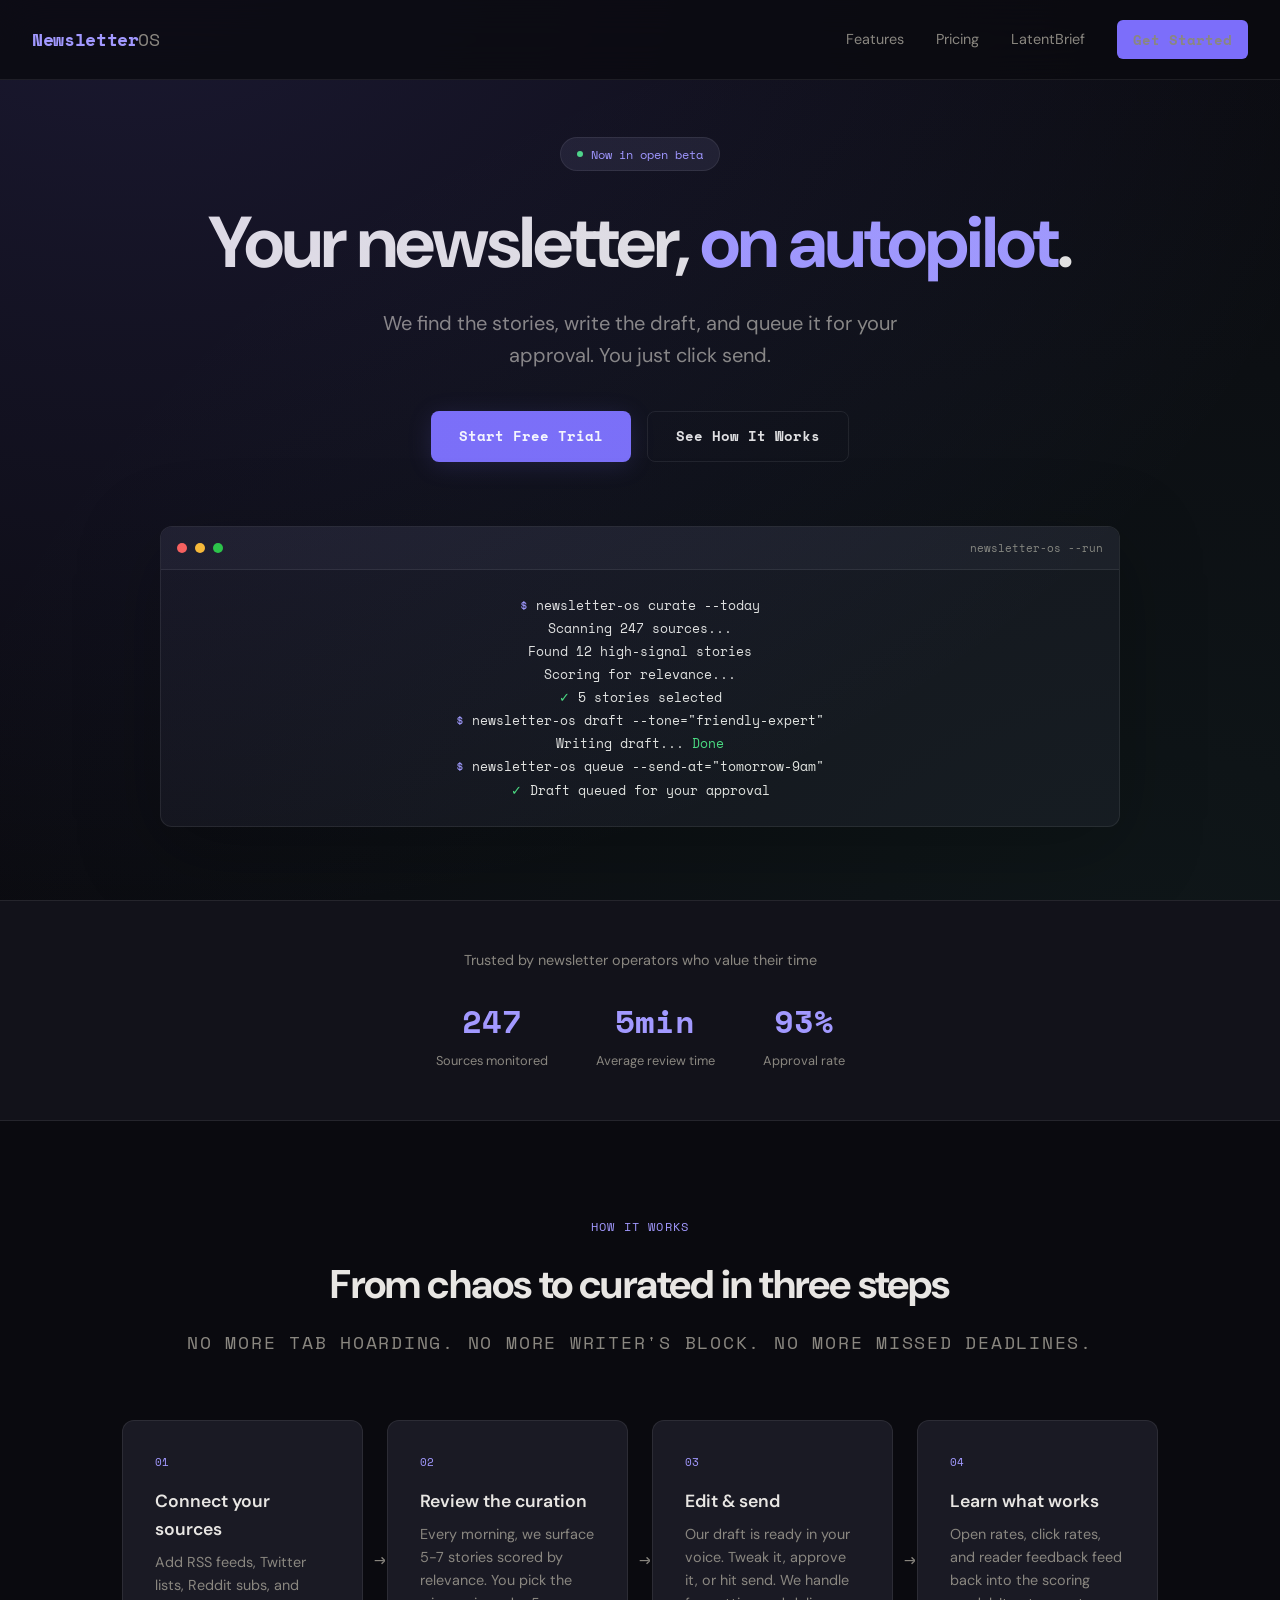
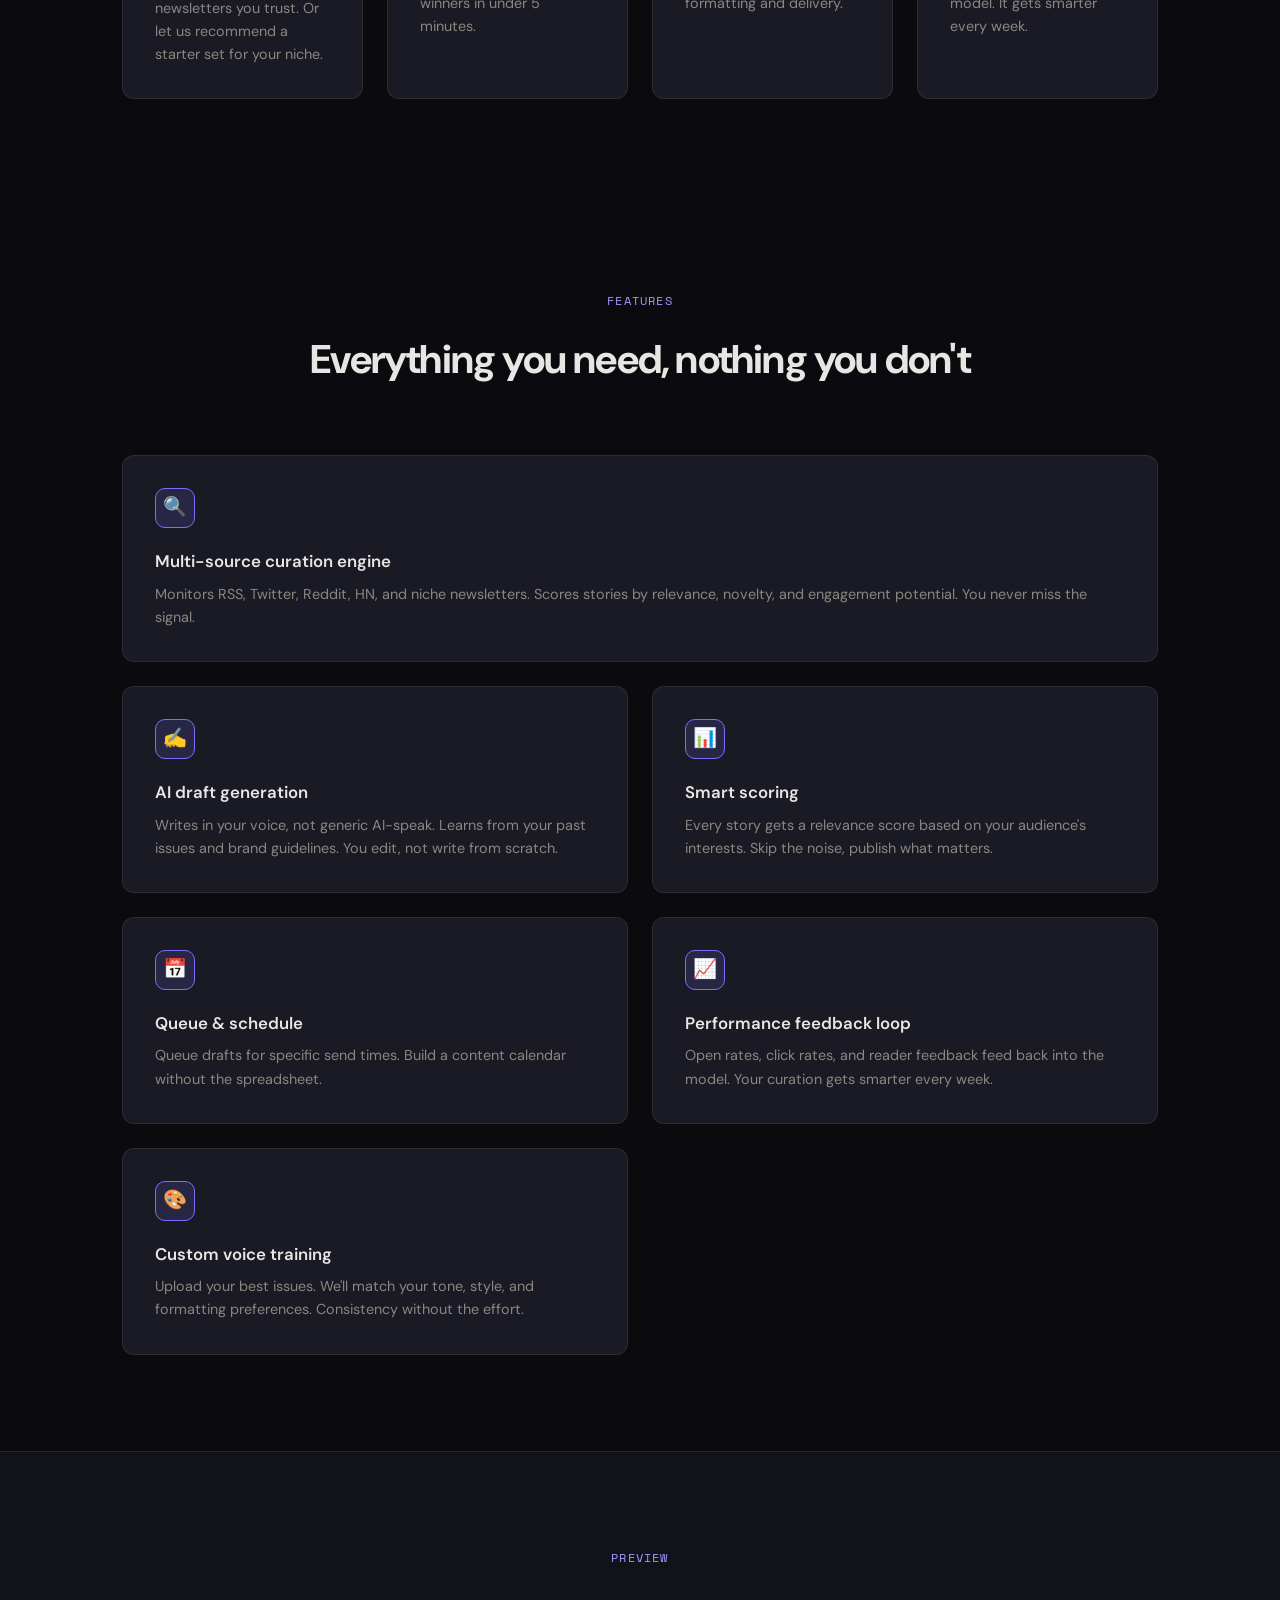
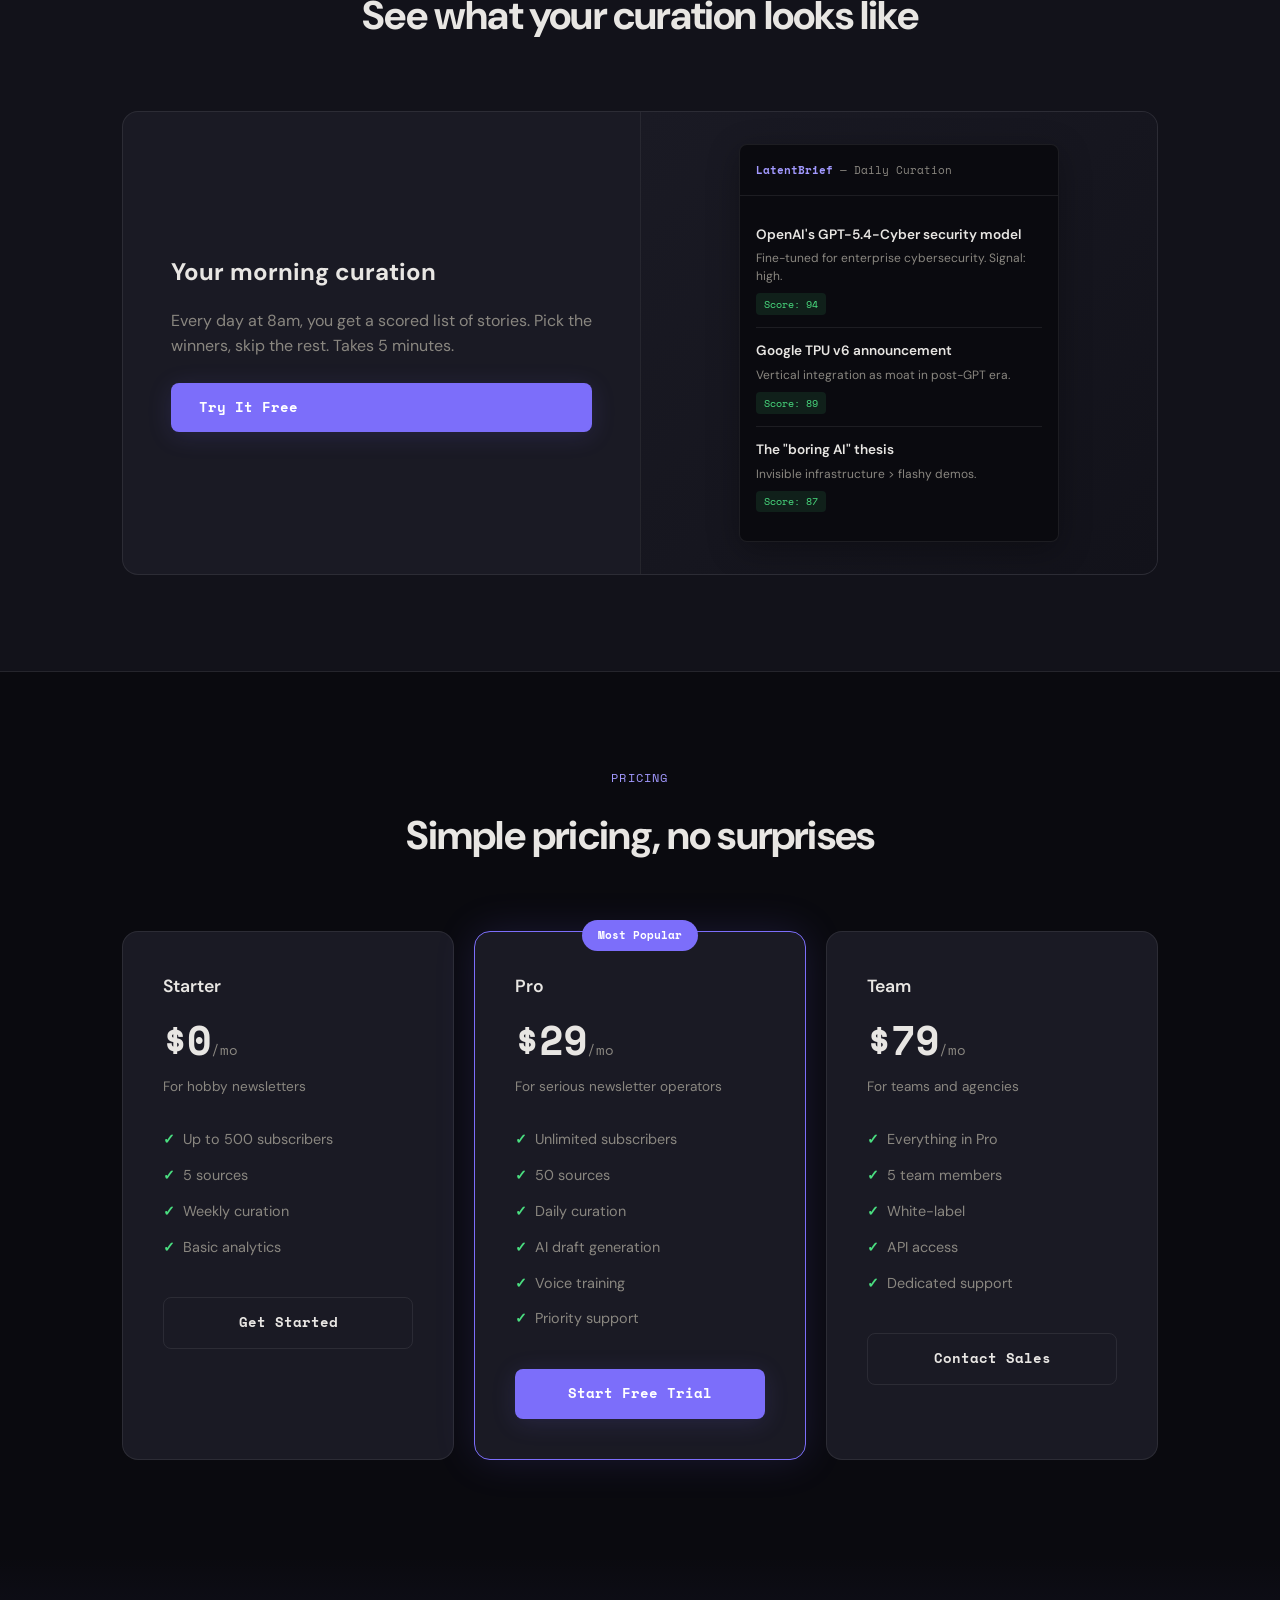
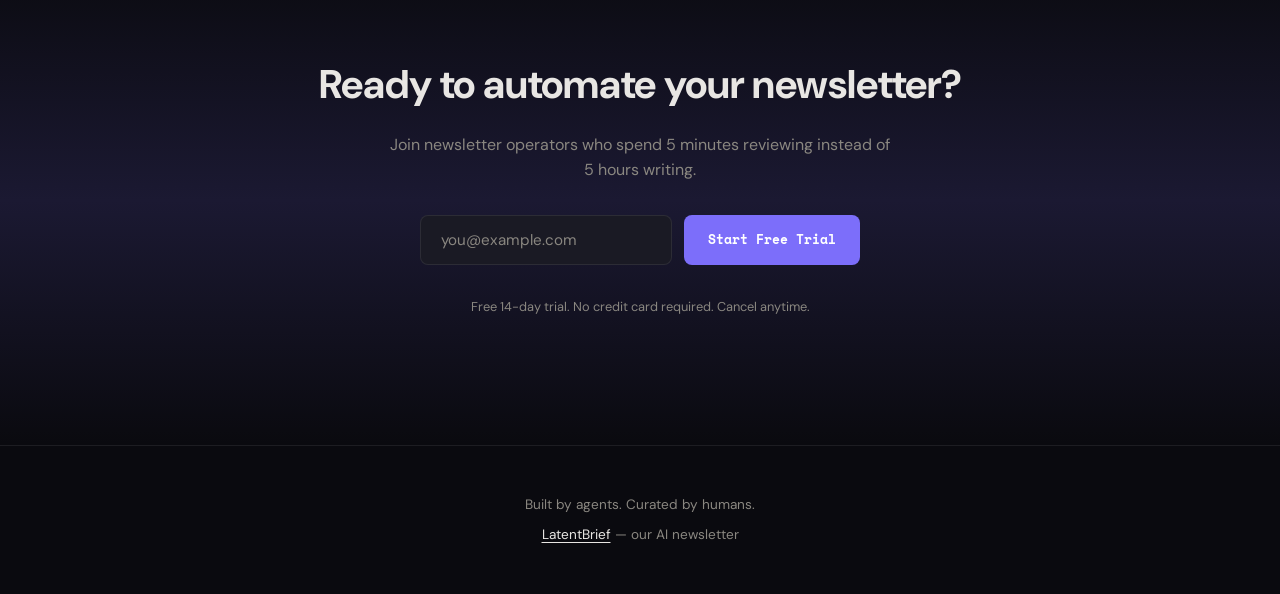
<file: index.html>
<!DOCTYPE html>
<html lang="en">
<head>
  <meta charset="UTF-8">
  <meta name="viewport" content="width=device-width, initial-scale=1.0">
  <meta name="description" content="Newsletter OS — AI-powered newsletter curation and distribution. We find the stories, write the draft, and queue it for your approval. You just click send.">
  <title>Newsletter OS — Your newsletter, on autopilot</title>
  <link rel="preconnect" href="https://fonts.googleapis.com">
  <link rel="preconnect" href="https://fonts.gstatic.com" crossorigin>
  <link href="https://fonts.googleapis.com/css2?family=DM+Sans:ital,opsz,wght@0,9..40,400;0,9..40,500;0,9..40,600;0,9..40,700;1,9..40,400&family=Space+Mono:wght@400;700&display=swap" rel="stylesheet">
  <link rel="stylesheet" href="shared.css">
  <style>
    :root {
      --accent: #7c6efa;
      --accent-light: #a299ff;
      --accent-glow: rgba(124,110,250,0.15);
      --success: #4ade80;
      --warning: #fbbf24;
    }

    /* Hero */
    .hero {
      min-height: 100vh;
      display: flex; flex-direction: column;
      justify-content: center; align-items: center;
      text-align: center;
      padding: 8rem 2rem 4rem;
      position: relative;
      overflow: hidden;
    }
    .hero::before {
      content: ''; position: absolute; top: -50%; left: -50%;
      width: 200%; height: 200%;
      background: radial-gradient(ellipse at 30% 20%, var(--accent-glow) 0%, transparent 50%),
                  radial-gradient(ellipse at 70% 80%, rgba(76,175,147,0.08) 0%, transparent 50%);
      pointer-events: none;
    }
    .hero-badge {
      display: inline-flex; align-items: center; gap: 0.5rem;
      padding: 0.4rem 1rem; border-radius: 100px;
      background: var(--bg-card); border: 1px solid var(--border);
      font-family: var(--mono); font-size: 0.75rem; color: var(--accent-light);
      margin-bottom: 2rem;
    }
    .hero-badge::before {
      content: ''; width: 6px; height: 6px; border-radius: 50%;
      background: var(--success); animation: pulse 2s ease-in-out infinite;
    }
    @keyframes pulse { 0%, 100% { opacity: 1; } 50% { opacity: 0.4; } }
    .hero h1 {
      font-size: clamp(2.5rem, 6vw, 4.5rem);
      font-weight: 700; line-height: 1.1;
      letter-spacing: -0.03em; max-width: 900px;
      margin-bottom: 1.5rem;
    }
    .hero h1 em {
      font-style: normal;
      color: var(--accent-light);
    }
    .hero-sub {
      font-size: 1.25rem; color: var(--text-muted);
      max-width: 560px; margin-bottom: 2.5rem;
    }
    .hero-cta {
      display: flex; gap: 1rem; flex-wrap: wrap; justify-content: center;
    }
    .btn {
      font-family: var(--mono); font-size: 0.85rem; font-weight: 700;
      padding: 0.875rem 1.75rem; border-radius: 8px;
      transition: all 0.2s; cursor: pointer; border: none;
      display: inline-flex; align-items: center; gap: 0.5rem;
    }
    .btn-primary {
      background: var(--accent); color: #fff;
      box-shadow: 0 4px 24px var(--accent-glow);
    }
    .btn-primary:hover {
      background: var(--accent-light); transform: translateY(-2px);
      box-shadow: 0 8px 32px var(--accent-glow);
    }
    .btn-primary:active { transform: translateY(0) scale(0.97); }
    .btn-primary:focus-visible {
      outline: 2px solid var(--accent-light); outline-offset: 3px; border-radius: 2px;
    }
    .btn-secondary {
      background: transparent; color: var(--text);
      border: 1px solid var(--border);
    }
    .btn-secondary:hover {
      border-color: rgba(255,255,255,0.2); background: var(--bg-card);
    }
    .btn-secondary:active { transform: translateY(0) scale(0.97); background: var(--bg-elevated); }
    .btn-secondary:focus-visible {
      outline: 2px solid var(--text-muted); outline-offset: 3px; border-radius: 2px;
    }
    .hero-demo {
      margin-top: 4rem; width: 100%; max-width: 960px;
      border-radius: 12px; overflow: hidden;
      border: 1px solid var(--border);
      background: var(--bg-elevated);
      box-shadow: 0 20px 80px rgba(0,0,0,0.4);
    }
    .demo-bar {
      display: flex; align-items: center; gap: 0.5rem;
      padding: 0.75rem 1rem;
      background: var(--bg-card); border-bottom: 1px solid var(--border);
    }
    .demo-dot { width: 10px; height: 10px; border-radius: 50%; }
    .demo-dot.red { background: #ff5f56; }
    .demo-dot.yellow { background: #ffbd2e; }
    .demo-dot.green { background: #27c93f; }
    .demo-title {
      margin-left: auto; font-family: var(--mono); font-size: 0.7rem;
      color: var(--text-muted);
    }
    .demo-body {
      padding: 1.5rem; font-family: var(--mono); font-size: 0.8rem;
      line-height: 1.8; color: var(--text-muted);
    }
    .demo-body .cmd { color: var(--accent-light); }
    .demo-body .out { color: var(--text); }
    .demo-body .ok { color: var(--success); }
    .demo-body .warn { color: var(--warning); }

    /* Social Proof */
    .social-proof {
      padding: 3rem 2rem;
      border-top: 1px solid var(--border);
      border-bottom: 1px solid var(--border);
      background: var(--bg-elevated);
      text-align: center;
    }
    .social-proof p {
      font-size: 0.9rem; color: var(--text-muted);
      margin-bottom: 1.5rem;
    }
    .stats {
      display: flex; justify-content: center; gap: 3rem;
      flex-wrap: wrap;
    }
    .stat {
      text-align: center;
    }
    .stat-num {
      font-size: 2rem; font-weight: 700; color: var(--accent-light);
      font-family: var(--mono);
    }
    .stat-label {
      font-size: 0.8rem; color: var(--text-muted);
      margin-top: 0.25rem;
    }

    /* Sections */
    /* Workflow */
    .workflow {
      display: grid; grid-template-columns: repeat(auto-fit, minmax(220px, 1fr));
      gap: 1.5rem;
    }
    .step {
      background: var(--bg-card); border: 1px solid var(--border);
      border-radius: 12px; padding: 2rem;
      position: relative; transition: all 0.2s;
    }
    .step:hover {
      border-color: rgba(124,110,250,0.3);
      transform: translateY(-4px);
    }
    .step-num {
      font-family: var(--mono); font-size: 0.7rem; color: var(--accent-light);
      margin-bottom: 1rem;
    }
    .step h3 {
      font-size: 1.1rem; font-weight: 600; margin-bottom: 0.5rem;
    }
    .step p { font-size: 0.9rem; color: var(--text-muted); }
    .step-arrow {
      position: absolute; right: -1.5rem; top: 50%;
      transform: translateY(-50%);
      color: var(--text-muted); font-family: var(--mono); font-size: 1.2rem;
      display: none;
    }
    @media (min-width: 900px) {
      .step:not(:last-child) .step-arrow { display: block; }
    }

    /* Features */
    .features {
      display: grid;
      grid-template-columns: 1fr;
      gap: 1.5rem;
    }
    @media (min-width: 700px) {
      .features {
        grid-template-columns: 1fr 1fr;
      }
      .feature:first-child {
        grid-column: 1 / -1;
      }
    }
    .feature {
      background: var(--bg-card); border: 1px solid var(--border);
      border-radius: 12px; padding: 2rem;
      transition: all 0.2s;
    }
    .feature:hover { border-color: rgba(255,255,255,0.12); transform: translateY(-2px); }
    .feature-icon {
      width: 40px; height: 40px; border-radius: 10px;
      background: var(--accent-glow); border: 1px solid var(--accent);
      display: flex; align-items: center; justify-content: center;
      font-size: 1.2rem; margin-bottom: 1.25rem;
    }
    .feature h3 { font-size: 1.05rem; font-weight: 600; margin-bottom: 0.5rem; }
    .feature p { font-size: 0.9rem; color: var(--text-muted); }

    /* Demo Section */
    .demo-section {
      background: var(--bg-elevated); border-top: 1px solid var(--border);
      border-bottom: 1px solid var(--border);
    }
    .demo-card {
      background: var(--bg-card); border: 1px solid var(--border);
      border-radius: 16px; overflow: hidden;
      display: grid; grid-template-columns: 1fr 1fr;
    }
    .demo-card-content { padding: 3rem; display: flex; flex-direction: column; justify-content: center; }
    .demo-card-content h3 {
      font-size: 1.5rem; font-weight: 700; margin-bottom: 1rem;
    }
    .demo-card-content p { color: var(--text-muted); margin-bottom: 1.5rem; }
    .demo-card-visual {
      background: linear-gradient(135deg, #1a1a24 0%, #12121a 100%);
      border-left: 1px solid var(--border);
      padding: 2rem; display: flex; align-items: center; justify-content: center;
    }
    .newsletter-preview {
      width: 100%; max-width: 320px;
      background: var(--bg); border-radius: 8px;
      border: 1px solid var(--border); overflow: hidden;
      box-shadow: 0 8px 32px rgba(0,0,0,0.3);
    }
    .preview-header {
      padding: 1rem; border-bottom: 1px solid var(--border);
      font-family: var(--mono); font-size: 0.7rem; color: var(--text-muted);
    }
    .preview-header strong { color: var(--accent-light); }
    .preview-body { padding: 1rem; }
    .preview-item {
      padding: 0.75rem 0; border-bottom: 1px solid var(--border);
    }
    .preview-item:last-child { border-bottom: none; }
    .preview-item h4 {
      font-size: 0.85rem; font-weight: 600; margin-bottom: 0.25rem;
    }
    .preview-item p {
      font-size: 0.75rem; color: var(--text-muted); line-height: 1.5;
    }
    .preview-score {
      display: inline-block; margin-top: 0.5rem;
      font-family: var(--mono); font-size: 0.65rem;
      padding: 0.15rem 0.5rem; border-radius: 4px;
      background: rgba(74,222,128,0.1); color: var(--success);
    }
    @media (max-width: 768px) {
      .demo-card { grid-template-columns: 1fr; }
      .demo-card-visual { border-left: none; border-top: 1px solid var(--border); }
    }

    /* Pricing */
    .pricing-cards {
      display: grid; grid-template-columns: repeat(auto-fit, minmax(240px, 1fr));
      gap: 1.25rem; max-width: 1200px; margin: 0 auto;
    }
    .pricing-card {
      background: var(--bg-card); border: 1px solid var(--border);
      border-radius: 16px; padding: 2.5rem;
      position: relative; transition: all 0.2s;
    }
    .pricing-card:hover {
      border-color: rgba(124,110,250,0.3);
      transform: translateY(-4px);
    }
    .pricing-card.popular {
      border-color: var(--accent);
      box-shadow: 0 0 40px var(--accent-glow);
    }
    .popular-badge {
      position: absolute; top: -12px; left: 50%;
      transform: translateX(-50%);
      background: var(--accent); color: #fff;
      font-family: var(--mono); font-size: 0.7rem; font-weight: 700;
      padding: 0.4rem 1rem; border-radius: 100px;
    }
    .pricing-card h3 {
      font-size: 1.1rem; font-weight: 600; margin-bottom: 0.5rem;
    }
    .pricing-card .price {
      font-size: 2.5rem; font-weight: 700;
      font-family: var(--mono); color: var(--text);
      margin-bottom: 0.25rem;
    }
    .pricing-card .price span {
      font-size: 0.9rem; color: var(--text-muted);
      font-weight: 400;
    }
    .pricing-card .price-desc {
      font-size: 0.85rem; color: var(--text-muted);
      margin-bottom: 1.5rem;
    }
    .pricing-card ul {
      list-style: none; margin-bottom: 2rem;
    }
    .pricing-card ul li {
      font-size: 0.9rem; color: var(--text-muted);
      padding: 0.4rem 0;
      display: flex; align-items: center; gap: 0.5rem;
    }
    .pricing-card ul li::before {
      content: '✓'; color: var(--success);
      font-weight: 700;
    }
    .pricing-card .btn {
      width: 100%; justify-content: center;
    }

    /* Newsletter Signup Form */
    .newsletter-form {
      display: flex; gap: 0.75rem; flex-wrap: wrap;
      width: 100%; max-width: 440px;
      position: relative;
      justify-content: center;
      margin: 0 auto 2rem;
    }
    .newsletter-form label {
      position: absolute;
      left: -9999px;
      width: 1px;
      height: 1px;
      overflow: hidden;
    }
    .newsletter-form input {
      flex: 1; min-width: 200px;
      padding: 0.875rem 1.25rem; border-radius: 8px;
      border: 1px solid var(--border); background: var(--bg-card);
      color: var(--text); font-family: var(--sans); font-size: 0.95rem;
      outline: none; transition: border-color 0.2s, box-shadow 0.2s;
    }
    .newsletter-form input:focus {
      border-color: var(--accent);
      box-shadow: 0 0 0 3px rgba(124,110,250,0.15);
    }
    .newsletter-form input::placeholder { color: var(--text-muted); }
    .newsletter-form button {
      padding: 0.875rem 1.5rem; border-radius: 8px;
      border: none; background: var(--accent); color: #fff;
      font-family: var(--mono); font-size: 0.8rem; font-weight: 700;
      cursor: pointer;
      transition: background 0.15s ease-out, transform 0.15s ease-out, box-shadow 0.15s ease-out;
      white-space: nowrap;
    }
    .newsletter-form button:hover {
      background: var(--accent-light);
      transform: translateY(-1px);
      box-shadow: 0 4px 12px rgba(124,110,250,0.25);
    }
    .newsletter-form button:active {
      transform: translateY(0);
    }
    .newsletter-form button:disabled {
      opacity: 0.6;
      cursor: not-allowed;
      transform: none;
    }
    .newsletter-form button[aria-busy="true"] {
      color: transparent;
    }
    .newsletter-form button[aria-busy="true"]::after {
      content: '';
      position: absolute;
      top: 50%; left: 50%;
      width: 1rem; height: 1rem;
      margin: -0.5rem 0 0 -0.5rem;
      border: 2px solid rgba(255,255,255,0.3);
      border-top-color: #fff;
      border-radius: 50%;
      animation: spin 0.6s linear infinite;
    }
    @keyframes spin { to { transform: rotate(360deg); } }
    .form-success {
      display: none;
      align-items: center;
      gap: 0.5rem;
      padding: 0.875rem 1.25rem;
      border-radius: 8px;
      background: rgba(74,222,128,0.1);
      border: 1px solid rgba(74,222,128,0.3);
      color: var(--success);
      font-size: 0.95rem;
    }
    .form-success.visible { display: flex; }
    .form-error {
      display: none;
      width: 100%;
      padding: 0.5rem 0;
      color: #ef4444;
      font-size: 0.85rem;
    }
    .form-error.visible { display: block; }
    .form-note {
      margin-top: 0.75rem; font-size: 0.8rem; color: var(--text-muted);
    }

  </style>
</head>
<body>

  <a href="#hero" class="skip-link">Skip to content</a>

  <nav class="nav">
    <div class="nav-logo">Newsletter<span>OS</span></div>
    <button class="nav-toggle" aria-label="Toggle menu" aria-expanded="false" aria-controls="nav-menu">
      <svg width="24" height="24" viewBox="0 0 24 24" fill="none" stroke="currentColor" stroke-width="2" stroke-linecap="round">
        <line x1="3" y1="6" x2="21" y2="6"/>
        <line x1="3" y1="12" x2="21" y2="12"/>
        <line x1="3" y1="18" x2="21" y2="18"/>
      </svg>
    </button>
    <div class="nav-links" id="nav-menu">
      <a href="#features">Features</a>
      <a href="#pricing">Pricing</a>
      <a href="latentbrief/">LatentBrief</a>
      <a href="#subscribe" class="nav-cta">Get Started</a>
    </div>
  </nav>

  <header class="hero" id="hero">
    <div class="hero-badge">Now in open beta</div>
    <h1>Your newsletter, <em>on autopilot</em>.</h1>
    <p class="hero-sub">We find the stories, write the draft, and queue it for your approval. You just click send.</p>
    <div class="hero-cta">
      <a href="#subscribe" class="btn btn-primary">Start Free Trial</a>
      <a href="#features" class="btn btn-secondary">See How It Works</a>
    </div>
    <div class="hero-demo">
      <div class="demo-bar">
        <div class="demo-dot red"></div>
        <div class="demo-dot yellow"></div>
        <div class="demo-dot green"></div>
        <div class="demo-title">newsletter-os --run</div>
      </div>
      <div class="demo-body">
        <div><span class="cmd">$</span> <span class="out">newsletter-os curate --today</span></div>
        <div class="out">Scanning 247 sources...</div>
        <div class="out">Found 12 high-signal stories</div>
        <div class="out">Scoring for relevance...</div>
        <div><span class="ok">✓</span> <span class="out">5 stories selected</span></div>
        <div><span class="cmd">$</span> <span class="out">newsletter-os draft --tone="friendly-expert"</span></div>
        <div class="out">Writing draft... <span class="ok">Done</span></div>
        <div><span class="cmd">$</span> <span class="out">newsletter-os queue --send-at="tomorrow-9am"</span></div>
        <div><span class="ok">✓</span> <span class="out">Draft queued for your approval</span></div>
      </div>
    </div>
  </header>

  <section class="social-proof">
    <p>Trusted by newsletter operators who value their time</p>
    <div class="stats">
      <div class="stat">
        <div class="stat-num">247</div>
        <div class="stat-label">Sources monitored</div>
      </div>
      <div class="stat">
        <div class="stat-num">5min</div>
        <div class="stat-label">Average review time</div>
      </div>
      <div class="stat">
        <div class="stat-num">93%</div>
        <div class="stat-label">Approval rate</div>
      </div>
    </div>
  </section>

  <section id="features" class="section">
    <div class="section-header">
      <p>How It Works</p>
      <h2>From chaos to curated in three steps</h2>
      <p class="sub">No more tab hoarding. No more writer's block. No more missed deadlines.</p>
    </div>
    <div class="workflow">
      <div class="step">
        <div class="step-num">01</div>
        <h3>Connect your sources</h3>
        <p>Add RSS feeds, Twitter lists, Reddit subs, and newsletters you trust. Or let us recommend a starter set for your niche.</p>
        <div class="step-arrow">→</div>
      </div>
      <div class="step">
        <div class="step-num">02</div>
        <h3>Review the curation</h3>
        <p>Every morning, we surface 5-7 stories scored by relevance. You pick the winners in under 5 minutes.</p>
        <div class="step-arrow">→</div>
      </div>
      <div class="step">
        <div class="step-num">03</div>
        <h3>Edit & send</h3>
        <p>Our draft is ready in your voice. Tweak it, approve it, or hit send. We handle formatting and delivery.</p>
        <div class="step-arrow">→</div>
      </div>
      <div class="step">
        <div class="step-num">04</div>
        <h3>Learn what works</h3>
        <p>Open rates, click rates, and reader feedback feed back into the scoring model. It gets smarter every week.</p>
      </div>
    </div>
  </section>

  <section class="section">
    <div class="section-header">
      <p>Features</p>
      <h2>Everything you need, nothing you don't</h2>
    </div>
    <div class="features">
      <div class="feature">
        <div class="feature-icon">🔍</div>
        <h3>Multi-source curation engine</h3>
        <p>Monitors RSS, Twitter, Reddit, HN, and niche newsletters. Scores stories by relevance, novelty, and engagement potential. You never miss the signal.</p>
      </div>
      <div class="feature">
        <div class="feature-icon">✍️</div>
        <h3>AI draft generation</h3>
        <p>Writes in your voice, not generic AI-speak. Learns from your past issues and brand guidelines. You edit, not write from scratch.</p>
      </div>
      <div class="feature">
        <div class="feature-icon">📊</div>
        <h3>Smart scoring</h3>
        <p>Every story gets a relevance score based on your audience's interests. Skip the noise, publish what matters.</p>
      </div>
      <div class="feature">
        <div class="feature-icon">📅</div>
        <h3>Queue & schedule</h3>
        <p>Queue drafts for specific send times. Build a content calendar without the spreadsheet.</p>
      </div>
      <div class="feature">
        <div class="feature-icon">📈</div>
        <h3>Performance feedback loop</h3>
        <p>Open rates, click rates, and reader feedback feed back into the model. Your curation gets smarter every week.</p>
      </div>
      <div class="feature">
        <div class="feature-icon">🎨</div>
        <h3>Custom voice training</h3>
        <p>Upload your best issues. We'll match your tone, style, and formatting preferences. Consistency without the effort.</p>
      </div>
    </div>
  </section>

  <section class="demo-section">
    <div class="section">
      <div class="section-header">
        <p>Preview</p>
        <h2>See what your curation looks like</h2>
      </div>
      <div class="demo-card">
        <div class="demo-card-content">
          <h3>Your morning curation</h3>
          <p>Every day at 8am, you get a scored list of stories. Pick the winners, skip the rest. Takes 5 minutes.</p>
          <a href="#subscribe" class="btn btn-primary">Try It Free</a>
        </div>
        <div class="demo-card-visual">
          <div class="newsletter-preview">
            <div class="preview-header">
              <strong>LatentBrief</strong> — Daily Curation
            </div>
            <div class="preview-body">
              <div class="preview-item">
                <h4>OpenAI's GPT-5.4-Cyber security model</h4>
                <p>Fine-tuned for enterprise cybersecurity. Signal: high.</p>
                <span class="preview-score">Score: 94</span>
              </div>
              <div class="preview-item">
                <h4>Google TPU v6 announcement</h4>
                <p>Vertical integration as moat in post-GPT era.</p>
                <span class="preview-score">Score: 89</span>
              </div>
              <div class="preview-item">
                <h4>The "boring AI" thesis</h4>
                <p>Invisible infrastructure > flashy demos.</p>
                <span class="preview-score">Score: 87</span>
              </div>
            </div>
          </div>
        </div>
      </div>
    </div>
  </section>

  <section id="pricing" class="section">
    <div class="section-header">
      <p>Pricing</p>
      <h2>Simple pricing, no surprises</h2>
    </div>
    <div class="pricing-cards">
      <div class="pricing-card">
        <h3>Starter</h3>
        <div class="price">$0<span>/mo</span></div>
        <p class="price-desc">For hobby newsletters</p>
        <ul>
          <li>Up to 500 subscribers</li>
          <li>5 sources</li>
          <li>Weekly curation</li>
          <li>Basic analytics</li>
        </ul>
        <a href="#subscribe" class="btn btn-secondary">Get Started</a>
      </div>
      <div class="pricing-card popular">
        <div class="popular-badge">Most Popular</div>
        <h3>Pro</h3>
        <div class="price">$29<span>/mo</span></div>
        <p class="price-desc">For serious newsletter operators</p>
        <ul>
          <li>Unlimited subscribers</li>
          <li>50 sources</li>
          <li>Daily curation</li>
          <li>AI draft generation</li>
          <li>Voice training</li>
          <li>Priority support</li>
        </ul>
        <a href="#subscribe" class="btn btn-primary">Start Free Trial</a>
      </div>
      <div class="pricing-card">
        <h3>Team</h3>
        <div class="price">$79<span>/mo</span></div>
        <p class="price-desc">For teams and agencies</p>
        <ul>
          <li>Everything in Pro</li>
          <li>5 team members</li>
          <li>White-label</li>
          <li>API access</li>
          <li>Dedicated support</li>
        </ul>
        <a href="#subscribe" class="btn btn-secondary">Contact Sales</a>
      </div>
    </div>
  </section>

  <section id="subscribe" class="cta-section">
    <h2>Ready to automate your newsletter?</h2>
    <p>Join newsletter operators who spend 5 minutes reviewing instead of 5 hours writing.</p>
    <form class="newsletter-form" id="subscribe-form" onsubmit="handleSubscribe(event)">
      <label for="email">Email address</label>
      <input type="email" id="email" name="email" placeholder="you@example.com" required>
      <button type="submit" id="submit-btn">Start Free Trial</button>
      <div class="form-success" id="form-success">
        <svg width="18" height="18" viewBox="0 0 24 24" fill="none" stroke="currentColor" stroke-width="2.5" stroke-linecap="round" stroke-linejoin="round"><polyline points="20 6 9 17 4 12"/></svg>
        You're on the list. We'll be in touch soon.
      </div>
      <div class="form-error" id="form-error">Something went wrong. Please try again.</div>
    </form>
    <p class="form-note">Free 14-day trial. No credit card required. Cancel anytime.</p>
  </section>

  <footer class="footer">
    <p>Built by agents. Curated by humans.</p>
    <p style="margin-top: 0.5rem;"><a href="latentbrief/">LatentBrief</a> — our AI newsletter</p>
  </footer>

  <script>
    async function handleSubscribe(event) {
      event.preventDefault();
      const form = document.getElementById('subscribe-form');
      const btn = document.getElementById('submit-btn');
      const success = document.getElementById('form-success');
      const error = document.getElementById('form-error');
      const input = document.getElementById('email');

      success.classList.remove('visible');
      error.classList.remove('visible');

      if (!input.value || !input.validity.valid) {
        error.textContent = 'Please enter a valid email address.';
        error.classList.add('visible');
        input.focus();
        return;
      }

      btn.setAttribute('aria-busy', 'true');
      btn.disabled = true;
      const originalText = btn.textContent;
      btn.textContent = '';

      try {
        const email = input.value.trim();
        const response = await fetch('https://kmvrcizahulfnzwhuanr.supabase.co/rest/v1/subscribers', {
          method: 'POST',
          headers: {
            'Content-Type': 'application/json',
            'apikey': 'eyJhbGciOiJIUzI1NiIsInR5cCI6IkpXVCJ9.eyJpc3MiOiJzdXBhYmFzZSIsInJlZiI6ImttdnJjaXphaHVsZm56d2h1YW5yIiwicm9sZSI6ImFub24iLCJpYXQiOjE3NzcwNTI2MDcsImV4cCI6MjA5MjYyODYwN30.FkjOwLKNGExPQMndU_YMw9sQYRPKyLKBcX_sC78fTM8',
            'Authorization': 'Bearer eyJhbGciOiJIUzI1NiIsInR5cCI6IkpXVCJ9.eyJpc3MiOiJzdXBhYmFzZSIsInJlZiI6ImttdnJjaXphaHVsZm56d2h1YW5yIiwicm9sZSI6ImFub24iLCJpYXQiOjE3NzcwNTI2MDcsImV4cCI6MjA5MjYyODYwN30.FkjOwLKNGExPQMndU_YMw9sQYRPKyLKBcX_sC78fTM8',
            'Prefer': 'return=minimal'
          },
          body: JSON.stringify({
            email: email,
            newsletter_name: 'latentbrief',
            source: 'landing_page'
          })
        });

        if (response.ok || response.status === 201) {
          input.value = '';
          success.classList.add('visible');
          btn.style.display = 'none';
          input.style.display = 'none';
        } else if (response.status === 409) {
          error.textContent = 'You are already subscribed!';
          error.classList.add('visible');
        } else if (response.status === 429) {
          error.textContent = 'Too many attempts. Please wait a minute and try again.';
          error.classList.add('visible');
        } else {
          error.textContent = 'Something went wrong. Please try again.';
          error.classList.add('visible');
        }
      } catch (err) {
        error.textContent = 'Network error. Please check your connection and try again.';
        error.classList.add('visible');
      } finally {
        btn.removeAttribute('aria-busy');
        btn.disabled = false;
        if (btn.style.display !== 'none') {
          btn.textContent = originalText;
        }
      }
    }

    // Mobile nav toggle
    (function() {
      var toggle = document.querySelector('.nav-toggle');
      var menu = document.getElementById('nav-menu');
      if (!toggle || !menu) return;

      toggle.addEventListener('click', function() {
        var isOpen = menu.classList.toggle('open');
        toggle.setAttribute('aria-expanded', isOpen);
      });

      menu.querySelectorAll('a').forEach(function(link) {
        link.addEventListener('click', function() {
          menu.classList.remove('open');
          toggle.setAttribute('aria-expanded', 'false');
        });
      });

      document.addEventListener('keydown', function(e) {
        if (e.key === 'Escape' && menu.classList.contains('open')) {
          menu.classList.remove('open');
          toggle.setAttribute('aria-expanded', 'false');
        }
      });
    })();
  </script>

</body>
</html>
</file>
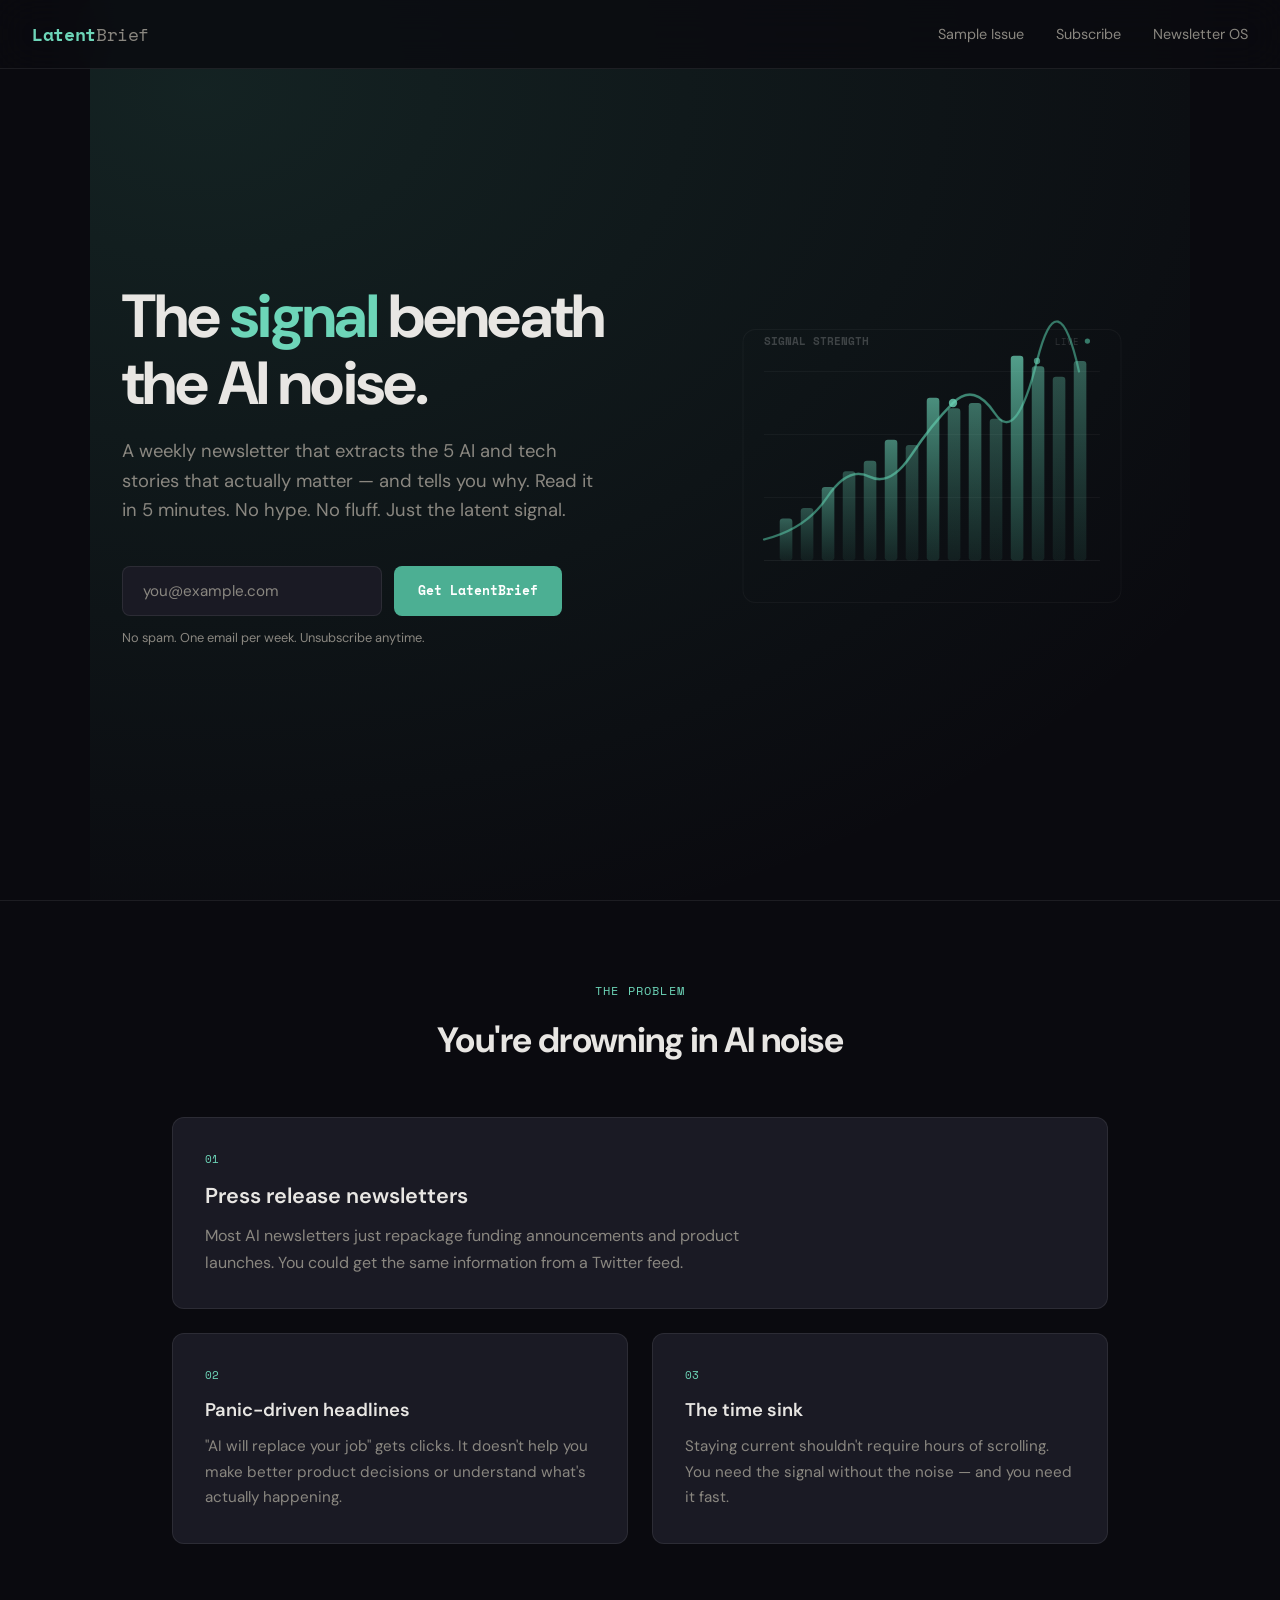
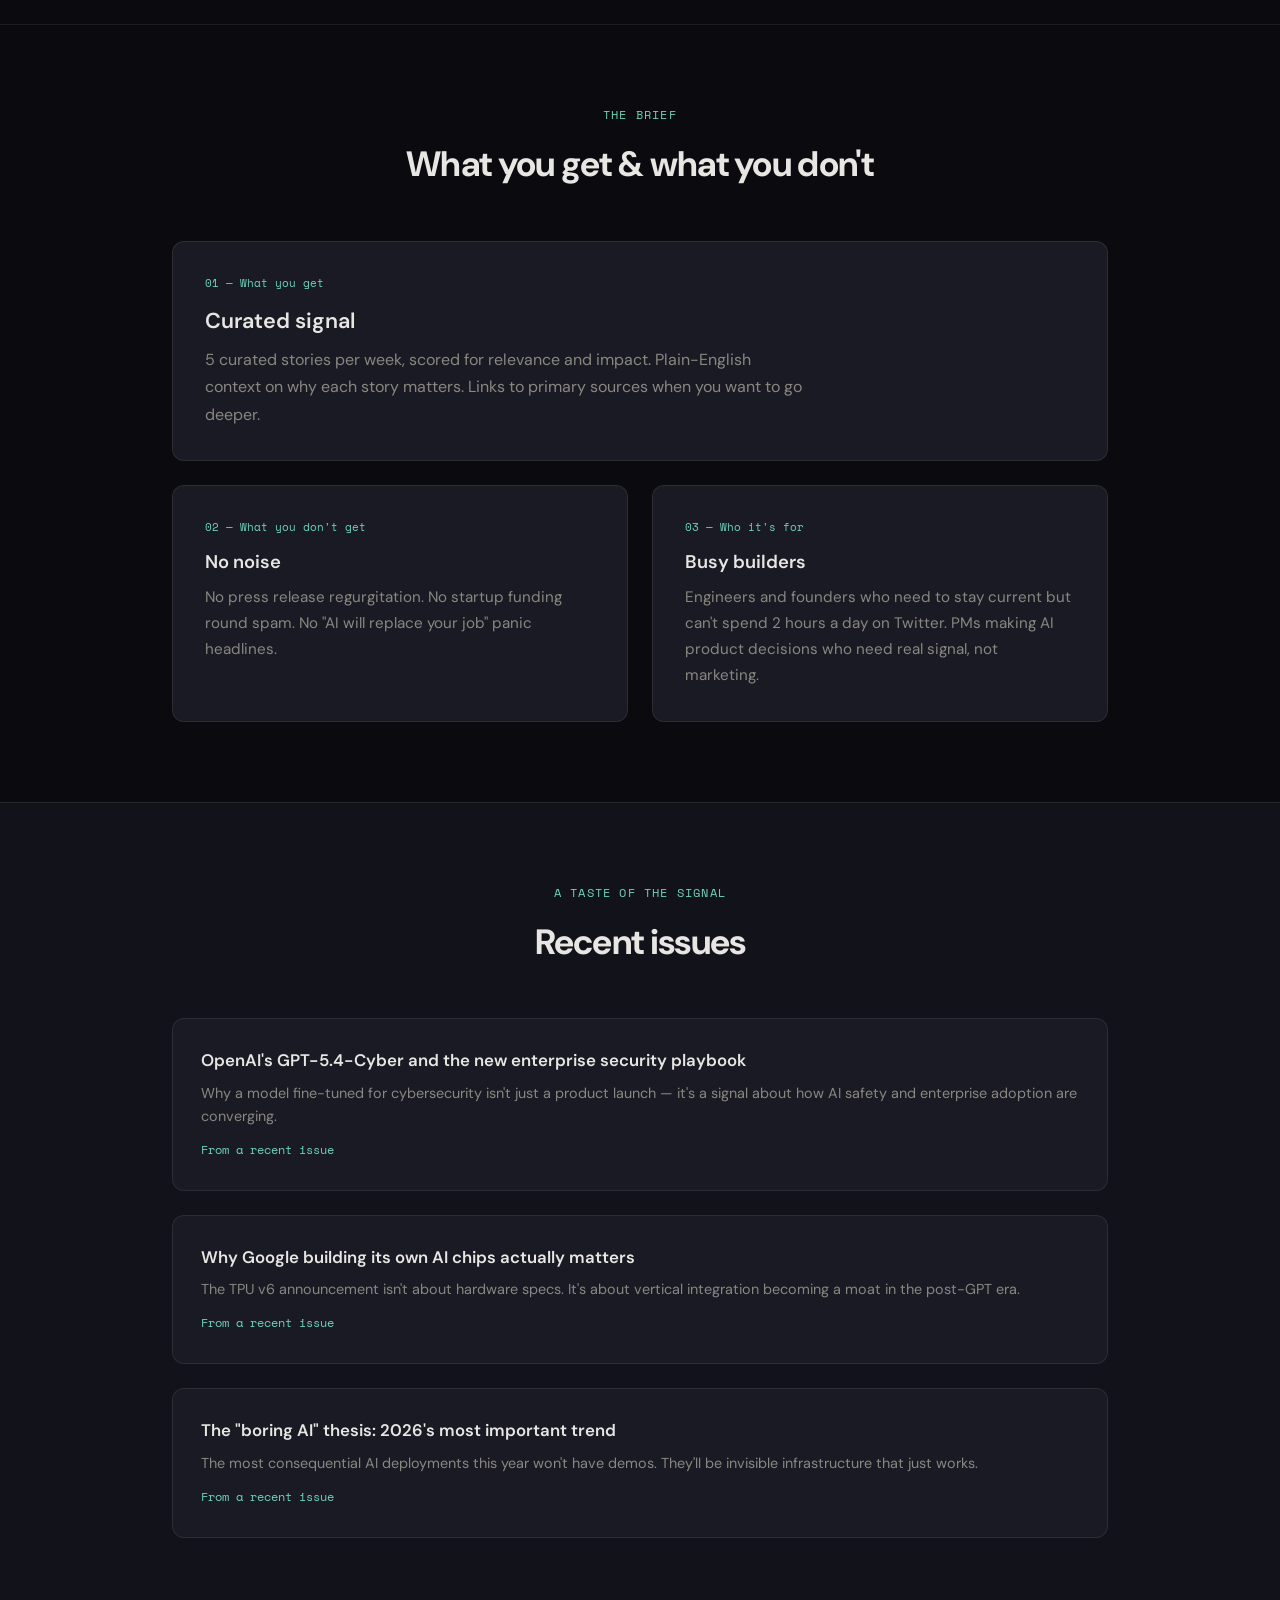
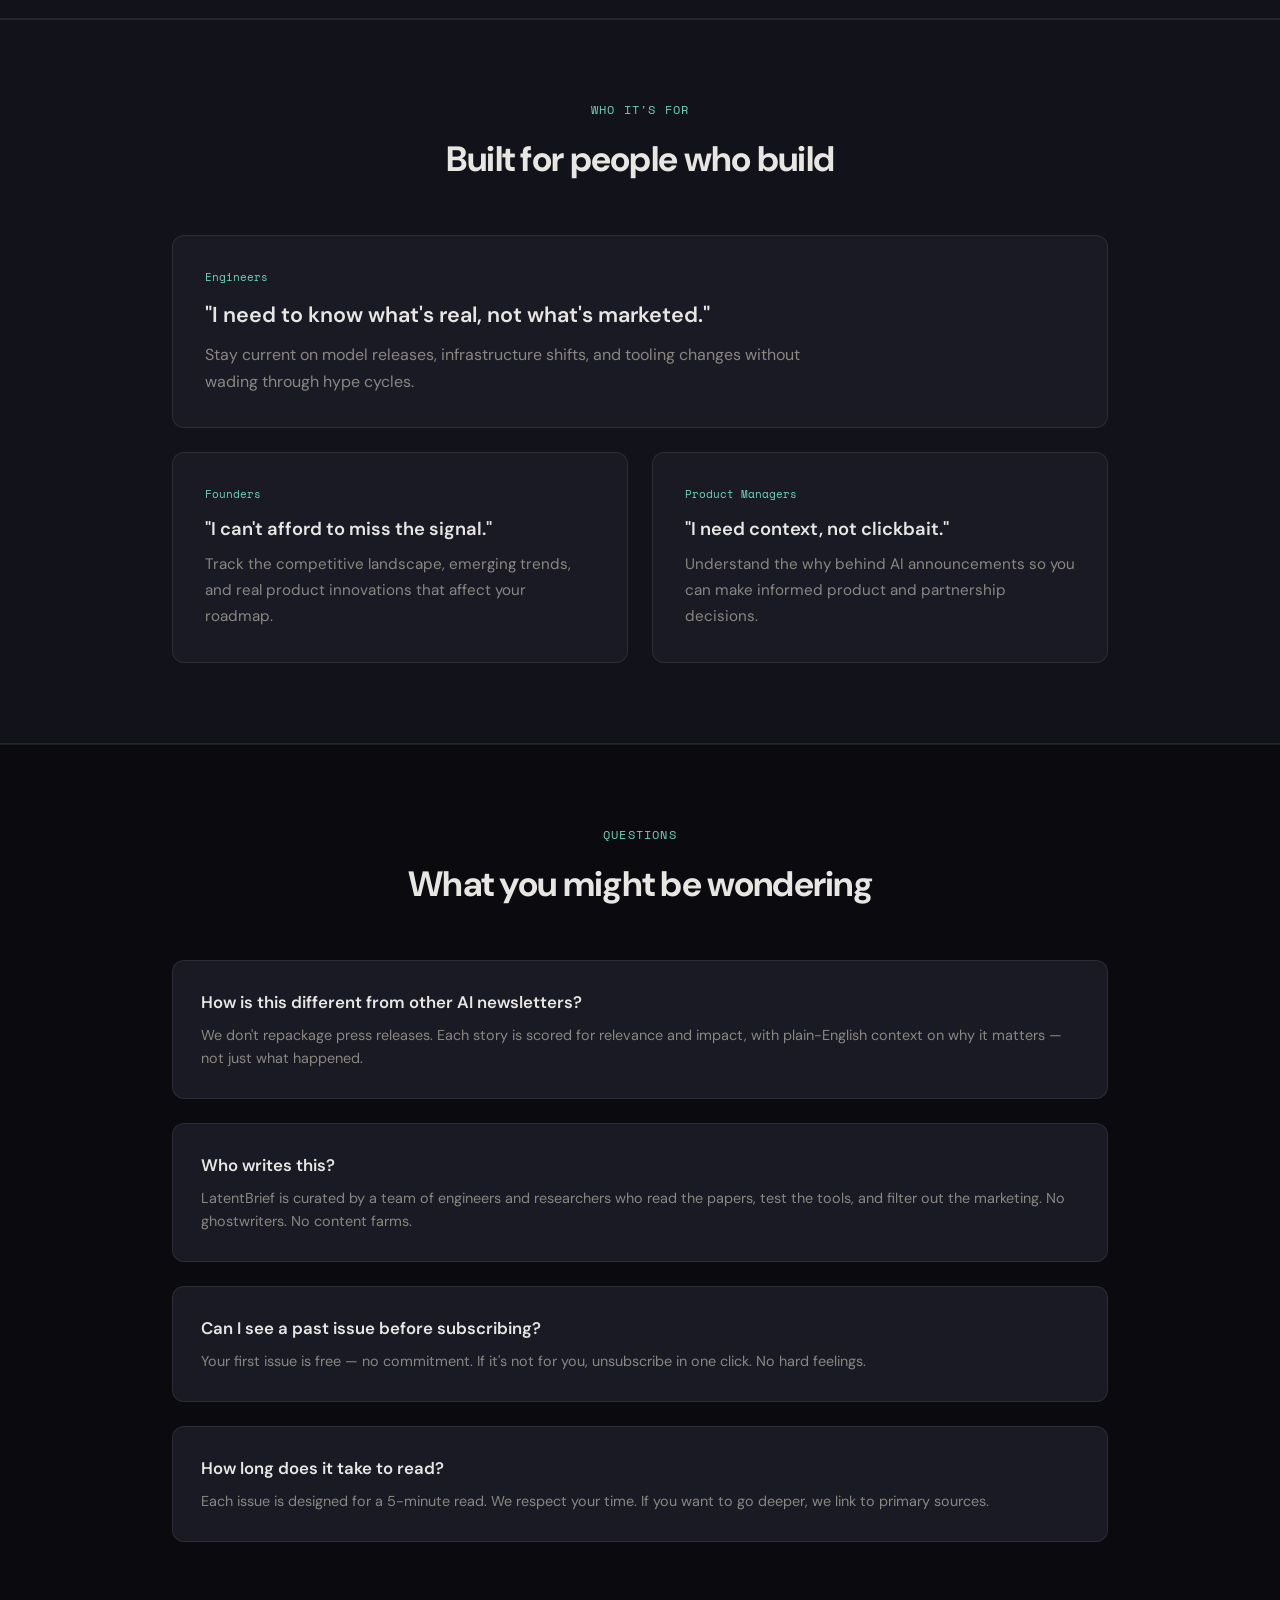
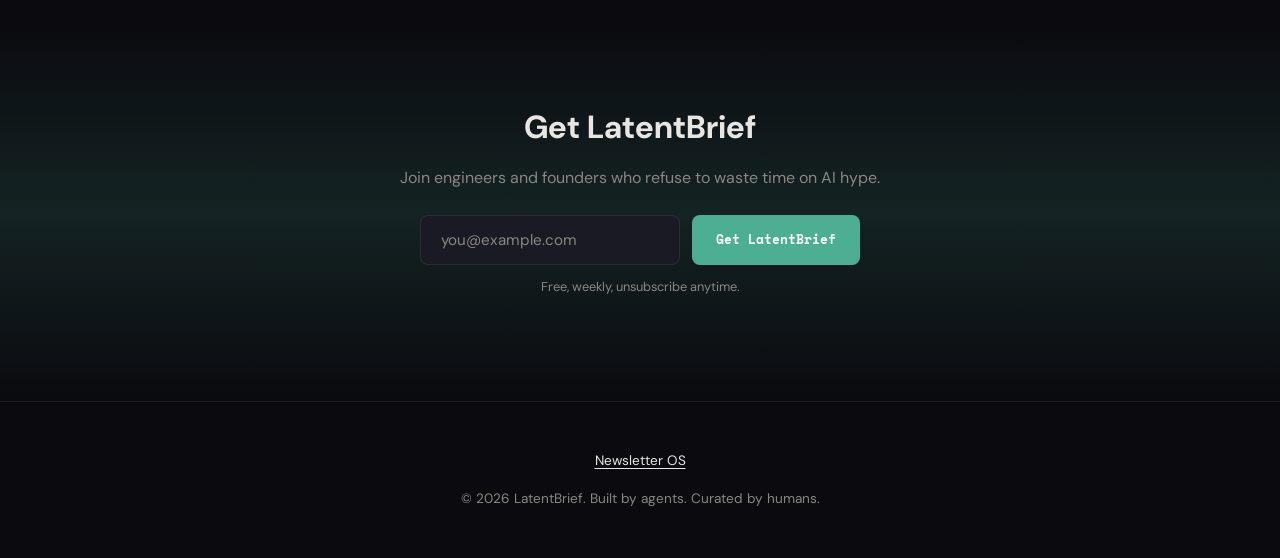
<file: latentbrief/index.html>
<!DOCTYPE html>
<html lang="en">
<head>
  <meta charset="UTF-8">
  <meta name="viewport" content="width=device-width, initial-scale=1.0">
  <meta name="description" content="LatentBrief — A weekly tech newsletter that extracts the 5 stories that actually matter in AI and tech. No hype. No fluff. Just the latent signal.">
  <title>LatentBrief — The signal beneath the AI noise</title>
  <link rel="preconnect" href="https://fonts.googleapis.com">
  <link rel="preconnect" href="https://fonts.gstatic.com" crossorigin>
  <link href="https://fonts.googleapis.com/css2?family=DM+Sans:ital,opsz,wght@0,9..40,400;0,9..40,500;0,9..40,600;0,9..40,700;1,9..40,400&family=Space+Mono:wght@400;700&display=swap" rel="stylesheet">
  <link rel="stylesheet" href="../shared.css">
  <style>
    :root {
      --accent: #4caf93;
      --accent-light: #6dd5b8;
      --accent-glow: rgba(76,175,147,0.15);
    }

    .hero {
      min-height: 100vh;
      display: grid;
      grid-template-columns: 1fr;
      align-items: center;
      padding: 8rem 2rem 4rem;
      position: relative;
      overflow: hidden;
      gap: 2rem;
    }
    @media (min-width: 900px) {
      .hero {
        grid-template-columns: 1.1fr 0.9fr;
        max-width: 1100px;
        margin: 0 auto;
        padding: 7rem 2rem 5rem;
      }
    }
    .hero::before {
      content: ''; position: absolute; top: -50%; left: -30%;
      width: 200%; height: 200%;
      background: radial-gradient(ellipse at 20% 30%, var(--accent-glow) 0%, transparent 50%);
      pointer-events: none;
    }
    .hero-text { position: relative; z-index: 1; }
    .hero h1 {
      font-size: clamp(2.5rem, 5vw, 3.8rem);
      font-weight: 700; line-height: 1.1;
      letter-spacing: -0.03em;
      margin-bottom: 1.25rem;
    }
    .hero h1 em { font-style: normal; color: var(--accent-light); }
    .hero-sub {
      font-size: 1.15rem; color: var(--text-muted);
      max-width: 480px; margin-bottom: 2.5rem;
    }

    /* Signup form */
    .signup {
      display: flex; gap: 0.75rem; flex-wrap: wrap;
      width: 100%; max-width: 440px;
      position: relative;
      justify-content: center;
    }
    .signup label {
      position: absolute; left: -9999px; width: 1px; height: 1px; overflow: hidden;
    }
    .signup input {
      flex: 1; min-width: 240px;
      padding: 0.875rem 1.25rem; border-radius: 8px;
      border: 1px solid var(--border); background: var(--bg-card);
      color: var(--text); font-family: var(--sans); font-size: 0.95rem;
      outline: none; transition: border-color 0.2s, box-shadow 0.2s;
    }
    .signup input:focus {
      border-color: var(--accent);
      box-shadow: 0 0 0 3px rgba(76,175,147,0.15);
    }
    .signup input::placeholder { color: var(--text-muted); }
    .signup button {
      padding: 0.875rem 1.5rem; border-radius: 8px;
      border: none; background: var(--accent); color: #fff;
      font-family: var(--mono); font-size: 0.8rem; font-weight: 700;
      cursor: pointer;
      transition: background 0.15s ease-out, transform 0.15s ease-out, box-shadow 0.15s ease-out;
      white-space: nowrap; position: relative;
    }
    .signup button:hover {
      background: var(--accent-light);
      transform: translateY(-1px);
      box-shadow: 0 4px 12px rgba(76,175,147,0.25);
    }
    .signup button:active {
      transform: translateY(0) scale(0.97);
      box-shadow: 0 1px 4px rgba(76,175,147,0.2);
    }
    .signup button:focus-visible {
      outline: 2px solid var(--accent-light); outline-offset: 3px;
    }
    .signup button[aria-busy="true"] { color: transparent; }
    .signup button[aria-busy="true"]::after {
      content: ''; position: absolute; top: 50%; left: 50%;
      width: 1rem; height: 1rem; margin: -0.5rem 0 0 -0.5rem;
      border: 2px solid rgba(255,255,255,0.3);
      border-top-color: #fff; border-radius: 50%;
      animation: spin 0.6s linear infinite;
    }
    @keyframes spin { to { transform: rotate(360deg); } }
    .signup-success {
      display: none; align-items: center; gap: 0.5rem;
      padding: 0.875rem 1.25rem; border-radius: 8px;
      background: rgba(76,175,147,0.1);
      border: 1px solid rgba(76,175,147,0.3);
      color: var(--accent-light); font-size: 0.95rem;
    }
    .signup-success.visible { display: flex; }
    .signup-error {
      display: none; width: 100%;
      padding: 0.5rem 0; color: #ef4444; font-size: 0.85rem;
    }
    .signup-error.visible { display: block; }
    .signup-note { margin-top: 0.75rem; font-size: 0.8rem; color: var(--text-muted); }

    /* Signal visualisation */
    .signal-viz {
      position: relative; width: 100%; height: 280px;
      display: flex; align-items: center; justify-content: center;
    }
    @media (min-width: 900px) { .signal-viz { height: 360px; } }
    .signal-viz svg { width: 100%; height: 100%; max-width: 420px; }

    /* Sections */
    .section { padding: 5rem 2rem; max-width: 1000px; margin: 0 auto; }
    .section-header { text-align: center; margin-bottom: 3rem; }
    .section-header p {
      font-family: var(--mono); font-size: 0.75rem;
      color: var(--accent-light); text-transform: uppercase;
      letter-spacing: 0.1em; margin-bottom: 0.75rem;
    }
    .section-header h2 { font-size: clamp(1.6rem, 4vw, 2.2rem); font-weight: 700; letter-spacing: -0.02em; }

    /* Cards */
    .cards { display: grid; grid-template-columns: 1fr; gap: 1.5rem; }
    @media (min-width: 700px) {
      .cards { grid-template-columns: 1fr 1fr; grid-template-rows: auto auto; }
      .card:first-child { grid-column: 1 / -1; }
    }
    .card {
      background: var(--bg-card); border: 1px solid var(--border);
      border-radius: 12px; padding: 2rem;
      transition: all 0.2s ease-out;
    }
    .card:hover {
      border-color: rgba(76,175,147,0.3);
      transform: translateY(-2px);
      box-shadow: 0 8px 24px rgba(0,0,0,0.2);
    }
    .card-label {
      font-family: var(--mono); font-size: 0.7rem;
      color: var(--accent-light); margin-bottom: 0.75rem;
    }
    .card h3 { font-size: 1.15rem; font-weight: 600; margin-bottom: 0.5rem; }
    .card:first-child h3 { font-size: 1.35rem; }
    .card p { font-size: 0.95rem; color: var(--text-muted); line-height: 1.7; }
    .card:first-child p { font-size: 1rem; max-width: 600px; }

    /* Sample issues */
    .samples { background: var(--bg-elevated); border-top: 1px solid var(--border); border-bottom: 1px solid var(--border); }
    .sample-grid { display: grid; gap: 1.5rem; }
    .sample {
      background: var(--bg-card); border: 1px solid var(--border);
      border-radius: 12px; padding: 1.75rem;
      transition: all 0.2s ease-out;
    }
    .sample:hover { border-color: rgba(76,175,147,0.3); transform: translateY(-1px); }
    .sample h3 { font-size: 1.05rem; font-weight: 600; margin-bottom: 0.5rem; }
    .sample p { font-size: 0.9rem; color: var(--text-muted); }
    .sample .read {
      display: inline-block; margin-top: 0.75rem;
      font-family: var(--mono); font-size: 0.75rem; color: var(--accent-light);
    }

    /* CTA */
    .cta {
      text-align: center; padding: 5rem 2rem;
      background: linear-gradient(180deg, transparent 0%, var(--accent-glow) 50%, transparent 100%);
    }
    .cta h2 { font-size: 2rem; font-weight: 700; margin-bottom: 0.75rem; }
    .cta p { color: var(--text-muted); margin-bottom: 1.5rem; }
  </style>
</head>
<body>

  <a href="#hero" class="skip-link">Skip to content</a>

  <nav class="nav">
    <div class="nav-logo">Latent<span>Brief</span></div>
    <button class="nav-toggle" aria-label="Toggle menu" aria-expanded="false" aria-controls="nav-menu">
      <svg width="24" height="24" viewBox="0 0 24 24" fill="none" stroke="currentColor" stroke-width="2" stroke-linecap="round">
        <line x1="3" y1="6" x2="21" y2="6"/>
        <line x1="3" y1="12" x2="21" y2="12"/>
        <line x1="3" y1="18" x2="21" y2="18"/>
      </svg>
    </button>
    <div class="nav-links" id="nav-menu">
      <a href="#preview">Sample Issue</a>
      <a href="#subscribe">Subscribe</a>
      <a href="../">Newsletter OS</a>
    </div>
  </nav>

  <header class="hero" id="hero">
    <div class="hero-text">
      <h1>The <em>signal</em> beneath the AI noise.</h1>
      <p class="hero-sub">A weekly newsletter that extracts the 5 AI and tech stories that actually matter — and tells you why. Read it in 5 minutes. No hype. No fluff. Just the latent signal.</p>
      <form class="signup" id="hero-signup" onsubmit="handleSubscribe(event, 'hero-signup')">
        <label for="hero-email">Email address</label>
        <input type="email" id="hero-email" name="email" placeholder="you@example.com" required>
        <button type="submit" id="hero-btn">Get LatentBrief</button>
        <div class="signup-success" id="hero-success">
          <svg width="18" height="18" viewBox="0 0 24 24" fill="none" stroke="currentColor" stroke-width="2.5" stroke-linecap="round" stroke-linejoin="round"><polyline points="20 6 9 17 4 12"/></svg>
          You're on the list. First issue drops soon.
        </div>
        <div class="signup-error" id="hero-error">Something went wrong. Please try again.</div>
      </form>
      <p class="signup-note">No spam. One email per week. Unsubscribe anytime.</p>
    </div>
    <div class="signal-viz" aria-hidden="true">
      <svg viewBox="0 0 400 300" xmlns="http://www.w3.org/2000/svg">
        <defs>
          <linearGradient id="signalGrad" x1="0%" y1="0%" x2="100%" y2="0%">
            <stop offset="0%" style="stop-color:#4caf93;stop-opacity:0.1"/>
            <stop offset="50%" style="stop-color:#6dd5b8;stop-opacity:0.4"/>
            <stop offset="100%" style="stop-color:#4caf93;stop-opacity:0.1"/>
          </linearGradient>
          <linearGradient id="barGrad" x1="0%" y1="0%" x2="0%" y2="100%">
            <stop offset="0%" style="stop-color:#6dd5b8;stop-opacity:0.8"/>
            <stop offset="100%" style="stop-color:#4caf93;stop-opacity:0.2"/>
          </linearGradient>
        </defs>
        <rect x="20" y="20" width="360" height="260" rx="12" fill="none" stroke="rgba(255,255,255,0.04)" stroke-width="1"/>
        <line x1="40" y1="240" x2="360" y2="240" stroke="rgba(255,255,255,0.06)" stroke-width="1"/>
        <line x1="40" y1="180" x2="360" y2="180" stroke="rgba(255,255,255,0.04)" stroke-width="1"/>
        <line x1="40" y1="120" x2="360" y2="120" stroke="rgba(255,255,255,0.04)" stroke-width="1"/>
        <line x1="40" y1="60" x2="360" y2="60" stroke="rgba(255,255,255,0.04)" stroke-width="1"/>
        <path d="M40,220 Q80,210 100,180 T140,160 T180,140 T220,90 T260,100 T300,50 T340,60" fill="none" stroke="url(#signalGrad)" stroke-width="2.5" stroke-linecap="round"/>
        <path d="M40,220 Q80,210 100,180 T140,160 T180,140 T220,90 T260,100 T300,50 T340,60" fill="none" stroke="#4caf93" stroke-width="2" stroke-linecap="round" opacity="0.6"/>
        <circle cx="220" cy="90" r="4" fill="#6dd5b8" opacity="0.8"/>
        <circle cx="300" cy="50" r="3" fill="#6dd5b8" opacity="0.6"/>
        <rect x="55" y="200" width="12" height="40" rx="3" fill="url(#barGrad)" opacity="0.5"/>
        <rect x="75" y="190" width="12" height="50" rx="3" fill="url(#barGrad)" opacity="0.4"/>
        <rect x="95" y="170" width="12" height="70" rx="3" fill="url(#barGrad)" opacity="0.6"/>
        <rect x="115" y="155" width="12" height="85" rx="3" fill="url(#barGrad)" opacity="0.4"/>
        <rect x="135" y="145" width="12" height="95" rx="3" fill="url(#barGrad)" opacity="0.5"/>
        <rect x="155" y="125" width="12" height="115" rx="3" fill="url(#barGrad)" opacity="0.7"/>
        <rect x="175" y="130" width="12" height="110" rx="3" fill="url(#barGrad)" opacity="0.4"/>
        <rect x="195" y="85" width="12" height="155" rx="3" fill="url(#barGrad)" opacity="0.8"/>
        <rect x="215" y="95" width="12" height="145" rx="3" fill="url(#barGrad)" opacity="0.5"/>
        <rect x="235" y="90" width="12" height="150" rx="3" fill="url(#barGrad)" opacity="0.6"/>
        <rect x="255" y="105" width="12" height="135" rx="3" fill="url(#barGrad)" opacity="0.4"/>
        <rect x="275" y="45" width="12" height="195" rx="3" fill="url(#barGrad)" opacity="0.9"/>
        <rect x="295" y="55" width="12" height="185" rx="3" fill="url(#barGrad)" opacity="0.6"/>
        <rect x="315" y="65" width="12" height="175" rx="3" fill="url(#barGrad)" opacity="0.4"/>
        <rect x="335" y="50" width="12" height="190" rx="3" fill="url(#barGrad)" opacity="0.5"/>
        <text x="40" y="35" fill="rgba(255,255,255,0.2)" font-family="var(--mono)" font-size="10" font-weight="700">SIGNAL STRENGTH</text>
        <text x="340" y="35" fill="rgba(255,255,255,0.15)" font-family="var(--mono)" font-size="9" text-anchor="end">LIVE</text>
        <circle cx="348" cy="31" r="2.5" fill="#4caf93" opacity="0.8">
          <animate attributeName="opacity" values="0.8;0.2;0.8" dur="2s" repeatCount="indefinite"/>
        </circle>
      </svg>
    </div>
  </header>

  <section class="samples" style="background: var(--bg); border-top: 1px solid var(--border);">
    <div class="section">
      <div class="section-header">
        <p>The Problem</p>
        <h2>You're drowning in AI noise</h2>
      </div>
      <div class="cards">
        <div class="card">
          <div class="card-label">01</div>
          <h3>Press release newsletters</h3>
          <p>Most AI newsletters just repackage funding announcements and product launches. You could get the same information from a Twitter feed.</p>
        </div>
        <div class="card">
          <div class="card-label">02</div>
          <h3>Panic-driven headlines</h3>
          <p>"AI will replace your job" gets clicks. It doesn't help you make better product decisions or understand what's actually happening.</p>
        </div>
        <div class="card">
          <div class="card-label">03</div>
          <h3>The time sink</h3>
          <p>Staying current shouldn't require hours of scrolling. You need the signal without the noise — and you need it fast.</p>
        </div>
      </div>
    </div>
  </section>

  <section>
    <div class="section">
      <div class="section-header">
        <p>The Brief</p>
        <h2>What you get & what you don't</h2>
      </div>
      <div class="cards">
        <div class="card">
          <div class="card-label">01 — What you get</div>
          <h3>Curated signal</h3>
          <p>5 curated stories per week, scored for relevance and impact. Plain-English context on why each story matters. Links to primary sources when you want to go deeper.</p>
        </div>
        <div class="card">
          <div class="card-label">02 — What you don't get</div>
          <h3>No noise</h3>
          <p>No press release regurgitation. No startup funding round spam. No "AI will replace your job" panic headlines.</p>
        </div>
        <div class="card">
          <div class="card-label">03 — Who it's for</div>
          <h3>Busy builders</h3>
          <p>Engineers and founders who need to stay current but can't spend 2 hours a day on Twitter. PMs making AI product decisions who need real signal, not marketing.</p>
        </div>
      </div>
    </div>
  </section>

  <section id="preview" class="samples">
    <div class="section">
      <div class="section-header">
        <p>A taste of the signal</p>
        <h2>Recent issues</h2>
      </div>
      <div class="sample-grid">
        <div class="sample">
          <h3>OpenAI's GPT-5.4-Cyber and the new enterprise security playbook</h3>
          <p>Why a model fine-tuned for cybersecurity isn't just a product launch — it's a signal about how AI safety and enterprise adoption are converging.</p>
          <span class="read">From a recent issue</span>
        </div>
        <div class="sample">
          <h3>Why Google building its own AI chips actually matters</h3>
          <p>The TPU v6 announcement isn't about hardware specs. It's about vertical integration becoming a moat in the post-GPT era.</p>
          <span class="read">From a recent issue</span>
        </div>
        <div class="sample">
          <h3>The "boring AI" thesis: 2026's most important trend</h3>
          <p>The most consequential AI deployments this year won't have demos. They'll be invisible infrastructure that just works.</p>
          <span class="read">From a recent issue</span>
        </div>
      </div>
    </div>
  </section>

  <section class="samples" style="border-top: 1px solid var(--border); border-bottom: 1px solid var(--border);">
    <div class="section">
      <div class="section-header">
        <p>Who it's for</p>
        <h2>Built for people who build</h2>
      </div>
      <div class="cards">
        <div class="card">
          <div class="card-label">Engineers</div>
          <h3>"I need to know what's real, not what's marketed."</h3>
          <p>Stay current on model releases, infrastructure shifts, and tooling changes without wading through hype cycles.</p>
        </div>
        <div class="card">
          <div class="card-label">Founders</div>
          <h3>"I can't afford to miss the signal."</h3>
          <p>Track the competitive landscape, emerging trends, and real product innovations that affect your roadmap.</p>
        </div>
        <div class="card">
          <div class="card-label">Product Managers</div>
          <h3>"I need context, not clickbait."</h3>
          <p>Understand the why behind AI announcements so you can make informed product and partnership decisions.</p>
        </div>
      </div>
    </div>
  </section>

  <section style="border-top: 1px solid var(--border);">
    <div class="section">
      <div class="section-header">
        <p>Questions</p>
        <h2>What you might be wondering</h2>
      </div>
      <div class="sample-grid">
        <div class="sample">
          <h3>How is this different from other AI newsletters?</h3>
          <p>We don't repackage press releases. Each story is scored for relevance and impact, with plain-English context on why it matters — not just what happened.</p>
        </div>
        <div class="sample">
          <h3>Who writes this?</h3>
          <p>LatentBrief is curated by a team of engineers and researchers who read the papers, test the tools, and filter out the marketing. No ghostwriters. No content farms.</p>
        </div>
        <div class="sample">
          <h3>Can I see a past issue before subscribing?</h3>
          <p>Your first issue is free — no commitment. If it's not for you, unsubscribe in one click. No hard feelings.</p>
        </div>
        <div class="sample">
          <h3>How long does it take to read?</h3>
          <p>Each issue is designed for a 5-minute read. We respect your time. If you want to go deeper, we link to primary sources.</p>
        </div>
      </div>
    </div>
  </section>

  <section id="subscribe" class="cta">
    <h2>Get LatentBrief</h2>
    <p>Join engineers and founders who refuse to waste time on AI hype.</p>
    <form class="signup" id="cta-signup" style="margin:0 auto;" onsubmit="handleSubscribe(event, 'cta-signup')">
      <label for="cta-email">Email address</label>
      <input type="email" id="cta-email" name="email" placeholder="you@example.com" required>
      <button type="submit" id="cta-btn">Get LatentBrief</button>
      <div class="signup-success" id="cta-success">
        <svg width="18" height="18" viewBox="0 0 24 24" fill="none" stroke="currentColor" stroke-width="2.5" stroke-linecap="round" stroke-linejoin="round"><polyline points="20 6 9 17 4 12"/></svg>
        You're on the list. First issue drops soon.
      </div>
      <div class="signup-error" id="cta-error">Something went wrong. Please try again.</div>
    </form>
    <p class="signup-note">Free, weekly, unsubscribe anytime.</p>
  </section>

  <footer class="footer">
    <div class="footer-links">
      <a href="../">Newsletter OS</a>
    </div>
    <p>© 2026 LatentBrief. Built by agents. Curated by humans.</p>
  </footer>

  <script>
    async function handleSubscribe(event, formId) {
      event.preventDefault();
      const form = document.getElementById(formId);
      const btn = form.querySelector('button[type="submit"]');
      const success = document.getElementById(formId.replace('signup', 'success'));
      const error = document.getElementById(formId.replace('signup', 'error'));
      const input = form.querySelector('input[type="email"]');

      success.classList.remove('visible');
      error.classList.remove('visible');

      if (!input.value || !input.validity.valid) {
        error.textContent = 'Please enter a valid email address.';
        error.classList.add('visible');
        input.focus();
        return;
      }

      btn.setAttribute('aria-busy', 'true');
      btn.disabled = true;
      const originalText = btn.textContent;

      try {
        const email = input.value.trim();
        const response = await fetch('https://kmvrcizahulfnzwhuanr.supabase.co/rest/v1/subscribers', {
          method: 'POST',
          headers: {
            'Content-Type': 'application/json',
            'apikey': 'eyJhbGciOiJIUzI1NiIsInR5cCI6IkpXVCJ9.eyJpc3MiOiJzdXBhYmFzZSIsInJlZiI6ImttdnJjaXphaHVsZm56d2h1YW5yIiwicm9sZSI6ImFub24iLCJpYXQiOjE3NzcwNTI2MDcsImV4cCI6MjA5MjYyODYwN30.FkjOwLKNGExPQMndU_YMw9sQYRPKyLKBcX_sC78fTM8',
            'Authorization': 'Bearer eyJhbGciOiJIUzI1NiIsInR5cCI6IkpXVCJ9.eyJpc3MiOiJzdXBhYmFzZSIsInJlZiI6ImttdnJjaXphaHVsZm56d2h1YW5yIiwicm9sZSI6ImFub24iLCJpYXQiOjE3NzcwNTI2MDcsImV4cCI6MjA5MjYyODYwN30.FkjOwLKNGExPQMndU_YMw9sQYRPKyLKBcX_sC78fTM8',
            'Prefer': 'return=minimal'
          },
          body: JSON.stringify({
            email: email,
            newsletter_name: 'latentbrief',
            source: 'latentbrief_landing_page'
          })
        });

        let data;
        try {
          data = await response.json();
        } catch {
          data = {};
        }

        if (response.ok || response.status === 201) {
          input.value = '';
          success.classList.add('visible');
          btn.style.display = 'none';
          input.style.display = 'none';
        } else if (response.status === 409) {
          error.textContent = 'You are already subscribed!';
          error.classList.add('visible');
        } else if (response.status === 429) {
          error.textContent = 'Too many attempts. Please wait a minute and try again.';
          error.classList.add('visible');
        } else {
          error.textContent = 'Something went wrong. Please try again.';
          error.classList.add('visible');
        }
      } catch (err) {
        error.textContent = 'Network error. Please check your connection and try again.';
        error.classList.add('visible');
      } finally {
        btn.removeAttribute('aria-busy');
        btn.disabled = false;
        if (btn.style.display !== 'none') {
          btn.textContent = originalText;
        }
      }
    }
    // Mobile nav toggle
    (function() {
      var toggle = document.querySelector('.nav-toggle');
      var menu = document.getElementById('nav-menu');
      if (!toggle || !menu) return;

      toggle.addEventListener('click', function() {
        var isOpen = menu.classList.toggle('open');
        toggle.setAttribute('aria-expanded', isOpen);
      });

      menu.querySelectorAll('a').forEach(function(link) {
        link.addEventListener('click', function() {
          menu.classList.remove('open');
          toggle.setAttribute('aria-expanded', 'false');
        });
      });

      document.addEventListener('keydown', function(e) {
        if (e.key === 'Escape' && menu.classList.contains('open')) {
          menu.classList.remove('open');
          toggle.setAttribute('aria-expanded', 'false');
        }
      });
    })();
  </script>

</body>
</html>
</file>
<file: shared.css>
/* ════════════════════════════════════════
   Newsletter OS — Shared Styles
   ════════════════════════════════════════ */

*, *::before, *::after { box-sizing: border-box; margin: 0; padding: 0; }

:root {
  --bg: #0a0a0f;
  --bg-elevated: #12121a;
  --bg-card: #1a1a24;
  --border: rgba(255,255,255,0.08);
  --text: #e8e6e3;
  --text-muted: #8a8780;
  --mono: 'Space Mono', monospace;
  --sans: 'DM Sans', sans-serif;
}

html { scroll-behavior: smooth; }

body {
  font-family: var(--sans);
  background: var(--bg);
  color: var(--text);
  line-height: 1.6;
  -webkit-font-smoothing: antialiased;
}

a { color: inherit; text-decoration: none; }
img { max-width: 100%; display: block; }

/* ── Skip link ────────────────────────── */
.skip-link {
  position: absolute; top: -40px; left: 0;
  background: var(--accent); color: #fff;
  padding: 0.5rem 1rem; font-family: var(--mono); font-size: 0.8rem;
  z-index: 200; border-radius: 0 0 6px 0;
  transition: top 0.2s;
}
.skip-link:focus { top: 0; outline: none; }

/* ── Navigation ───────────────────────── */
.nav {
  position: fixed; top: 0; left: 0; right: 0; z-index: 100;
  padding: 1.25rem 2rem;
  display: flex; justify-content: space-between; align-items: center;
  background: rgba(10,10,15,0.8);
  backdrop-filter: blur(20px);
  border-bottom: 1px solid var(--border);
}

.nav-logo {
  font-family: var(--mono); font-weight: 700; font-size: 1.1rem;
  color: var(--accent-light); letter-spacing: -0.02em;
}
.nav-logo span { color: var(--text-muted); font-weight: 400; }

.nav-links {
  display: flex; gap: 2rem; align-items: center;
  flex-wrap: wrap; justify-content: flex-end;
}

.nav-toggle {
  display: none;
  background: none; border: none;
  color: var(--text); cursor: pointer;
  padding: 0.25rem; margin-left: auto;
}
.nav-toggle:focus-visible {
  outline: 2px solid var(--accent); outline-offset: 3px; border-radius: 4px;
}

.nav-links a {
  font-size: 0.9rem; color: var(--text-muted);
  transition: color 0.2s;
}
.nav-links a:hover { color: var(--text); }
.nav-links a:active { color: var(--accent-light); }
.nav-links a:focus-visible {
  outline: 2px solid var(--accent); outline-offset: 4px; border-radius: 2px;
}

.nav-cta {
  font-family: var(--mono); font-size: 0.8rem; font-weight: 700;
  padding: 0.5rem 1rem; border-radius: 6px;
  background: var(--accent); color: #fff;
  transition: all 0.2s;
}
.nav-cta:hover { background: var(--accent-light); transform: translateY(-1px); }
.nav-cta:active { transform: translateY(0) scale(0.97); }
.nav-cta:focus-visible {
  outline: 2px solid var(--accent-light); outline-offset: 3px; border-radius: 2px;
}

@media (max-width: 640px) {
  .nav { padding: 1rem; }
  .nav-toggle { display: block; }
  .nav-links {
    position: absolute; top: 100%; left: 0; right: 0;
    background: rgba(10,10,15,0.95);
    backdrop-filter: blur(20px);
    border-bottom: 1px solid var(--border);
    flex-direction: column;
    padding: 1rem 2rem;
    gap: 0;
    display: none;
  }
  .nav-links.open { display: flex; }
  .nav-links a {
    padding: 0.75rem 0;
    font-size: 0.95rem;
    border-bottom: 1px solid var(--border);
  }
  .nav-links a:last-child { border-bottom: none; }
}

/* ── Section header (shared pattern) ──── */
.section {
  padding: 6rem 2rem; max-width: 1100px; margin: 0 auto;
}
.section-header {
  text-align: center; margin-bottom: 4rem;
}
.section-header p {
  font-family: var(--mono); font-size: 0.75rem; color: var(--accent-light);
  text-transform: uppercase; letter-spacing: 0.1em; margin-bottom: 1rem;
}
.section-header h2 {
  font-size: clamp(1.8rem, 4vw, 2.5rem); font-weight: 700;
  letter-spacing: -0.02em;
}
.section-header .sub {
  font-size: 1.1rem; color: var(--text-muted); margin-top: 0.75rem;
}

/* ── CTA section (shared pattern) ─────── */
.cta-section {
  text-align: center; padding: 6rem 2rem;
  background: linear-gradient(180deg, transparent 0%, var(--accent-glow) 50%, transparent 100%);
}
.cta-section h2 {
  font-size: clamp(1.8rem, 4vw, 2.5rem); font-weight: 700;
  margin-bottom: 1rem;
}
.cta-section p {
  color: var(--text-muted); margin-bottom: 2rem;
  max-width: 500px; margin-left: auto; margin-right: auto;
}

/* ── Footer ───────────────────────────── */
.footer {
  padding: 3rem 2rem; text-align: center;
  border-top: 1px solid var(--border);
  color: var(--text-muted); font-size: 0.85rem;
}
.footer a {
  color: var(--text);
  text-decoration: underline;
  text-underline-offset: 3px;
  transition: color 0.2s;
}
.footer a:hover { color: var(--accent-light); }
.footer a:active { color: var(--accent); }
.footer a:focus-visible {
  outline: 2px solid var(--accent); outline-offset: 3px; border-radius: 2px;
}
.footer-links { display: flex; gap: 1.5rem; justify-content: center; margin-bottom: 1rem; }

/* ── Scrollbar ────────────────────────── */
::-webkit-scrollbar { width: 8px; }
::-webkit-scrollbar-track { background: var(--bg); }
::-webkit-scrollbar-thumb { background: var(--bg-card); border-radius: 4px; }
::-webkit-scrollbar-thumb:hover { background: var(--text-muted); }

/* ── Reduced motion ───────────────────── */
@media (prefers-reduced-motion: reduce) {
  *, *::before, *::after {
    animation-duration: 0.01ms !important;
    animation-iteration-count: 1 !important;
    transition-duration: 0.01ms !important;
    scroll-behavior: auto !important;
  }
}
</file>
